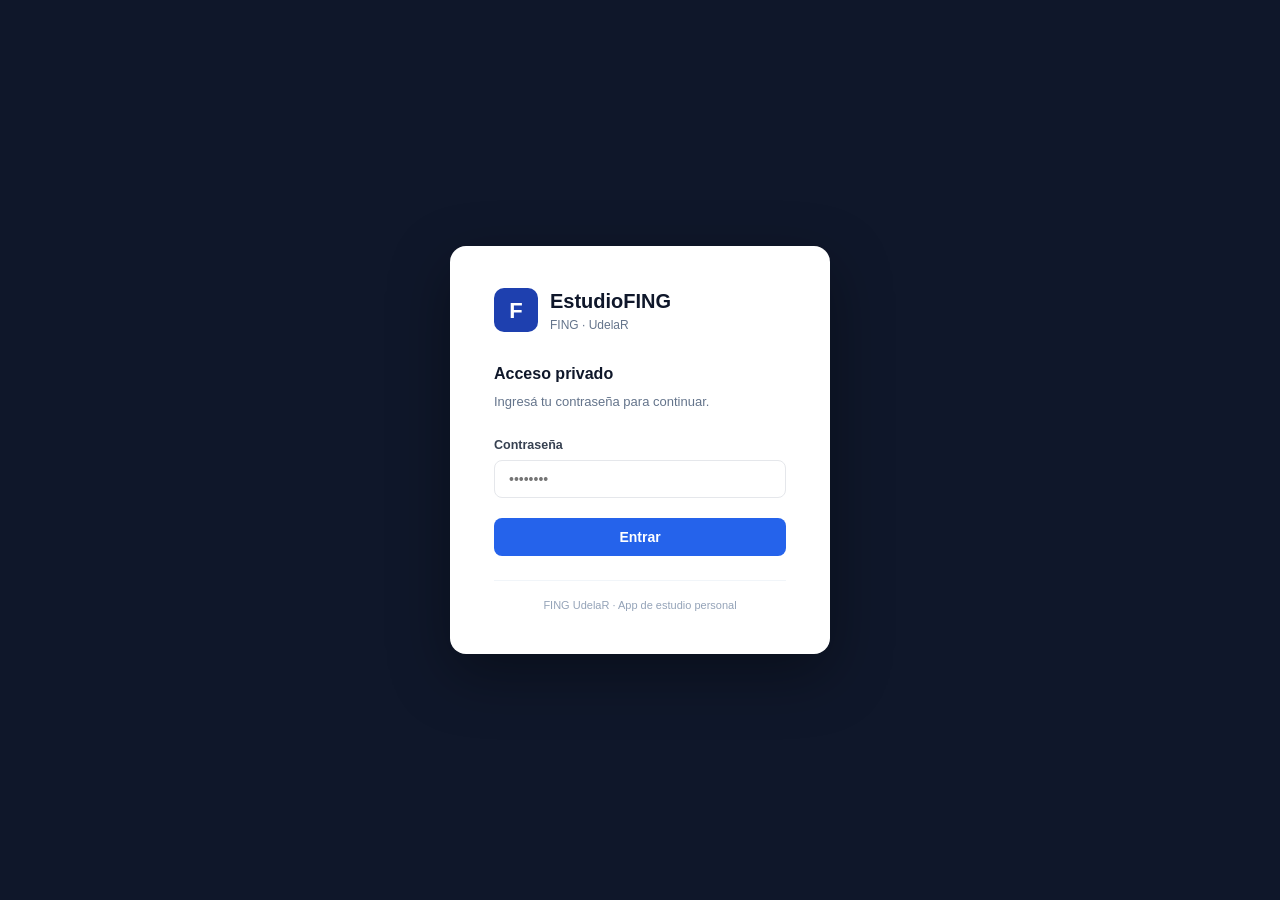
<file: bibliografia.html>
<!DOCTYPE html>
<html lang="es">
<head>
  <meta charset="UTF-8">
  <meta name="viewport" content="width=device-width, initial-scale=1.0">
  <title>EstudioFING — Bibliografía</title>
  <link rel="stylesheet" href="styles.css">
  <script src="data.js"></script>
  <script src="app.js"></script>
  <script>checkAuth();</script>
</head>
<body>
  <nav id="sidebar"></nav>

  <main class="main">
    <header class="topbar">
      <div>
        <div class="topbar-title">Bibliografía</div>
        <div class="topbar-sub">Libros y PDFs organizados por materia</div>
      </div>
      <div class="topbar-right">
        <span class="date-badge" id="current-date"></span>
      </div>
    </header>

    <div class="content">
      <!-- Tabs por materia -->
      <div class="bib-tabs" id="bib-tabs"></div>

      <!-- Buscador -->
      <div style="margin-bottom:20px;display:flex;align-items:center;gap:12px;flex-wrap:wrap">
        <div class="search-wrap">
          <span class="search-icon">🔍</span>
          <input type="text" class="search-input" id="search-input" placeholder="Buscar por título, autor...">
        </div>
        <div class="filter-tabs" id="tipo-tabs">
          <button class="filter-tab active" data-tipo="todos">Todos</button>
          <button class="filter-tab" data-tipo="libro">📖 Libros</button>
          <button class="filter-tab" data-tipo="pdf">📄 PDFs</button>
        </div>
        <span id="bib-count" style="margin-left:auto;font-size:12px;color:var(--text-muted);font-weight:500"></span>
      </div>

      <div class="bib-grid" id="bib-grid"></div>
    </div>
  </main>

  <script>
    renderSidebar('bibliografia');
    document.getElementById('current-date').textContent =
      new Date().toLocaleDateString('es-UY', { day:'2-digit', month:'short', year:'numeric' });

    const tipoIcons = { libro: '📖', pdf: '📄', articulo: '📰', apunte: '📝' };

    let activeMateriaId = 'todas';
    let activeTipo      = 'todos';
    let searchTerm      = '';

    // Tabs de materias
    const tabsEl = document.getElementById('bib-tabs');
    const allTab = document.createElement('button');
    allTab.className = 'bib-tab active';
    allTab.dataset.materia = 'todas';
    allTab.textContent = 'Todas';
    allTab.style.setProperty('--tab-color', '#475569');
    tabsEl.appendChild(allTab);

    DATA.materias.forEach(m => {
      const btn = document.createElement('button');
      btn.className = 'bib-tab';
      btn.dataset.materia = m.id;
      btn.textContent = m.abrev;
      btn.style.setProperty('--tab-color', m.color);
      tabsEl.appendChild(btn);
    });

    tabsEl.addEventListener('click', e => {
      const btn = e.target.closest('.bib-tab');
      if (!btn) return;
      tabsEl.querySelectorAll('.bib-tab').forEach(b => {
        b.classList.remove('active');
        b.style.background = '';
        b.style.color = '';
        b.style.borderColor = '';
      });
      btn.classList.add('active');
      const materia = DATA.materias.find(m => m.id === btn.dataset.materia);
      if (materia) {
        btn.style.background = materia.color;
        btn.style.color = '#fff';
        btn.style.borderColor = materia.color;
      } else {
        btn.style.background = '#475569';
        btn.style.color = '#fff';
        btn.style.borderColor = '#475569';
      }
      activeMateriaId = btn.dataset.materia;
      renderGrid();
    });

    // Activar el primer tab visualmente
    allTab.style.background = '#475569';
    allTab.style.color = '#fff';
    allTab.style.borderColor = '#475569';

    // Tipo tabs
    document.getElementById('tipo-tabs').addEventListener('click', e => {
      const btn = e.target.closest('.filter-tab');
      if (!btn) return;
      document.querySelectorAll('#tipo-tabs .filter-tab').forEach(b => b.classList.remove('active'));
      btn.classList.add('active');
      activeTipo = btn.dataset.tipo;
      renderGrid();
    });

    document.getElementById('search-input').addEventListener('input', function() {
      searchTerm = this.value.trim().toLowerCase();
      renderGrid();
    });

    function renderGrid() {
      const items = getBibliografiaAll().filter(b => {
        if (activeMateriaId !== 'todas' && b.materiaId !== activeMateriaId) return false;
        if (activeTipo !== 'todos' && b.tipo !== activeTipo) return false;
        if (searchTerm) {
          return b.titulo.toLowerCase().includes(searchTerm)
            || (b.autor||'').toLowerCase().includes(searchTerm)
            || (b.descripcion||'').toLowerCase().includes(searchTerm);
        }
        return true;
      });

      document.getElementById('bib-count').textContent =
        `${items.length} recurso${items.length !== 1 ? 's' : ''}`;

      const grid = document.getElementById('bib-grid');

      if (!items.length) {
        grid.innerHTML = `
          <div class="empty-state" style="grid-column:1/-1">
            <div class="empty-state-icon">📭</div>
            <div class="empty-state-title">Sin resultados</div>
            <div class="empty-state-text">Probá con otros filtros o términos de búsqueda.</div>
          </div>`;
        return;
      }

      grid.innerHTML = items.map(b => {
        const icon = tipoIcons[b.tipo] || '📄';
        const tipoLabel = b.tipo.charAt(0).toUpperCase() + b.tipo.slice(1);
        const hasUrl = b.url && b.url.trim() !== '';

        return `
          <div class="bib-card" style="--card-color:${b.materiaColor}">
            <div style="display:flex;align-items:center;justify-content:space-between;margin-bottom:10px">
              <div class="bib-type-icon" style="background:${b.materiaColor}15;color:${b.materiaColor}">${icon}</div>
              <div style="display:flex;gap:6px;align-items:center">
                <span class="badge" style="background:${b.materiaColor}15;color:${b.materiaColor}">${b.materiaNombre}</span>
                <span class="badge" style="background:#f1f5f9;color:#475569">${tipoLabel}</span>
              </div>
            </div>
            <div class="bib-titulo">${b.titulo}</div>
            <div class="bib-autor">${b.autor || ''}${b.edicion ? ' · ' + b.edicion : ''}</div>
            <div class="bib-desc">${b.descripcion || ''}</div>
            <div class="bib-footer">
              ${hasUrl
                ? `<a href="${b.url}" target="_blank" class="btn btn-sm" style="background:${b.materiaColor};color:#fff;border-color:${b.materiaColor}">
                    Abrir ↗
                   </a>`
                : `<span style="font-size:11px;color:#94a3b8;font-style:italic">Sin enlace — agregá la URL en data.js</span>`}
            </div>
          </div>
        `;
      }).join('');
    }

    renderGrid();
  </script>
</body>
</html>
</file>
<file: styles.css>
/* ============================================================
   styles.css — EstudioFING
   ============================================================ */

*, *::before, *::after { box-sizing: border-box; margin: 0; padding: 0; }

:root {
  --sidebar-w: 240px;
  --sidebar-bg: #0f172a;
  --sidebar-text: #94a3b8;
  --sidebar-hover: #1e293b;
  --sidebar-active: #ffffff;
  --sidebar-active-bg: #1e40af;
  --bg: #f1f5f9;
  --surface: #ffffff;
  --border: #e2e8f0;
  --text: #0f172a;
  --text-muted: #64748b;
  --radius: 10px;
  --radius-sm: 6px;
  --shadow: 0 1px 3px rgba(0,0,0,.08), 0 1px 2px rgba(0,0,0,.06);
  --shadow-md: 0 4px 6px rgba(0,0,0,.07), 0 2px 4px rgba(0,0,0,.06);
  --transition: 150ms ease;
}

body {
  font-family: -apple-system, BlinkMacSystemFont, 'Segoe UI', Roboto, 'Helvetica Neue', sans-serif;
  font-size: 14px;
  line-height: 1.5;
  color: var(--text);
  background: var(--bg);
  display: flex;
  min-height: 100vh;
}

/* ── SIDEBAR ─────────────────────────────────────────────── */
.sidebar {
  width: var(--sidebar-w);
  min-height: 100vh;
  background: var(--sidebar-bg);
  display: flex;
  flex-direction: column;
  position: fixed;
  top: 0; left: 0;
  z-index: 100;
  overflow-y: auto;
}

.sidebar-brand {
  padding: 20px 20px 16px;
  display: flex;
  align-items: center;
  gap: 10px;
  border-bottom: 1px solid #1e293b;
}

.brand-icon {
  width: 34px; height: 34px;
  background: #1e40af;
  border-radius: 8px;
  display: flex; align-items: center; justify-content: center;
  font-size: 18px; font-weight: 700; color: #fff;
  flex-shrink: 0;
}

.brand-text {
  font-size: 15px;
  font-weight: 700;
  color: #fff;
  letter-spacing: -.3px;
}

.brand-sub {
  font-size: 10px;
  color: var(--sidebar-text);
  margin-top: 1px;
}

.nav-section {
  padding: 20px 12px 8px;
  font-size: 10px;
  font-weight: 600;
  text-transform: uppercase;
  letter-spacing: .8px;
  color: #475569;
}

.nav-links {
  list-style: none;
  padding: 0 8px;
}

.nav-links li a {
  display: flex;
  align-items: center;
  gap: 10px;
  padding: 9px 12px;
  border-radius: var(--radius-sm);
  color: var(--sidebar-text);
  text-decoration: none;
  font-size: 13.5px;
  font-weight: 500;
  transition: background var(--transition), color var(--transition);
}

.nav-links li a:hover {
  background: var(--sidebar-hover);
  color: #e2e8f0;
}

.nav-links li a.active {
  background: #1e3a8a;
  color: #fff;
}

.nav-links li a .nav-icon {
  font-size: 16px;
  width: 20px;
  text-align: center;
  flex-shrink: 0;
}

.sidebar-footer {
  margin-top: auto;
  padding: 16px 12px;
  border-top: 1px solid #1e293b;
  font-size: 11px;
  color: #475569;
  text-align: center;
}

/* ── MAIN CONTENT ─────────────────────────────────────────── */
.main {
  margin-left: var(--sidebar-w);
  flex: 1;
  display: flex;
  flex-direction: column;
  min-height: 100vh;
}

.topbar {
  background: var(--surface);
  border-bottom: 1px solid var(--border);
  padding: 14px 28px;
  display: flex;
  align-items: center;
  justify-content: space-between;
  position: sticky;
  top: 0;
  z-index: 50;
}

.topbar-title { font-size: 16px; font-weight: 700; color: var(--text); }
.topbar-sub   { font-size: 12px; color: var(--text-muted); margin-top: 2px; }

.topbar-right { display: flex; align-items: center; gap: 12px; }

.date-badge {
  background: var(--bg);
  border: 1px solid var(--border);
  padding: 5px 12px;
  border-radius: 20px;
  font-size: 12px;
  color: var(--text-muted);
  font-weight: 500;
}

.content {
  padding: 28px;
  flex: 1;
}

/* ── CARDS ────────────────────────────────────────────────── */
.card {
  background: var(--surface);
  border: 1px solid var(--border);
  border-radius: var(--radius);
  box-shadow: var(--shadow);
}

/* ── BUTTONS ──────────────────────────────────────────────── */
.btn {
  display: inline-flex;
  align-items: center;
  gap: 6px;
  padding: 7px 14px;
  border-radius: var(--radius-sm);
  border: 1px solid transparent;
  font-size: 13px;
  font-weight: 500;
  cursor: pointer;
  text-decoration: none;
  transition: all var(--transition);
  white-space: nowrap;
}

.btn-primary {
  background: #2563eb;
  color: #fff;
  border-color: #2563eb;
}
.btn-primary:hover { background: #1d4ed8; border-color: #1d4ed8; }

.btn-outline {
  background: transparent;
  color: var(--text);
  border-color: var(--border);
}
.btn-outline:hover { background: var(--bg); }

.btn-ghost {
  background: transparent;
  color: var(--text-muted);
  border-color: transparent;
  padding: 6px 10px;
}
.btn-ghost:hover { background: var(--bg); color: var(--text); }

.btn-sm { padding: 5px 10px; font-size: 12px; }
.btn-icon { padding: 7px; }

/* ── BADGES ───────────────────────────────────────────────── */
.badge {
  display: inline-flex;
  align-items: center;
  padding: 2px 8px;
  border-radius: 20px;
  font-size: 11px;
  font-weight: 600;
  letter-spacing: .2px;
}

/* ── SEARCH ───────────────────────────────────────────────── */
.search-wrap {
  position: relative;
  display: flex;
  align-items: center;
}

.search-wrap .search-icon {
  position: absolute;
  left: 10px;
  color: var(--text-muted);
  font-size: 14px;
  pointer-events: none;
}

.search-input {
  padding: 8px 12px 8px 34px;
  border: 1px solid var(--border);
  border-radius: var(--radius-sm);
  background: var(--bg);
  font-size: 13px;
  color: var(--text);
  outline: none;
  transition: border-color var(--transition), box-shadow var(--transition);
  width: 280px;
}

.search-input:focus {
  border-color: #93c5fd;
  box-shadow: 0 0 0 3px rgba(37,99,235,.1);
  background: #fff;
}

/* ── PROGRESS BAR ─────────────────────────────────────────── */
.progress-bar {
  height: 6px;
  background: #e2e8f0;
  border-radius: 99px;
  overflow: hidden;
}

.progress-fill {
  height: 100%;
  border-radius: 99px;
  transition: width .4s ease;
}

/* ============================================================
   DASHBOARD
   ============================================================ */
.dashboard-grid {
  display: grid;
  grid-template-columns: repeat(2, 1fr);
  gap: 20px;
}

.materia-card {
  border-radius: var(--radius);
  border: 1px solid var(--border);
  background: var(--surface);
  box-shadow: var(--shadow);
  overflow: hidden;
  transition: box-shadow .2s, transform .2s;
}

.materia-card:hover {
  box-shadow: var(--shadow-md);
  transform: translateY(-2px);
}

.materia-card-top {
  padding: 20px 20px 16px;
  border-bottom: 1px solid var(--border);
  display: flex;
  align-items: flex-start;
  gap: 14px;
}

.materia-icon {
  width: 48px; height: 48px;
  border-radius: 12px;
  display: flex; align-items: center; justify-content: center;
  font-size: 22px;
  font-weight: 700;
  flex-shrink: 0;
}

.materia-info { flex: 1; min-width: 0; }

.materia-nombre {
  font-size: 14.5px;
  font-weight: 700;
  line-height: 1.3;
  margin-bottom: 2px;
}

.materia-stats {
  display: flex;
  gap: 14px;
  margin-top: 10px;
}

.stat-item {
  text-align: center;
}

.stat-value {
  font-size: 22px;
  font-weight: 800;
  line-height: 1;
}

.stat-label {
  font-size: 11px;
  color: var(--text-muted);
  margin-top: 2px;
}

.materia-progress {
  padding: 12px 20px;
  border-bottom: 1px solid var(--border);
}

.progress-info {
  display: flex;
  justify-content: space-between;
  font-size: 12px;
  color: var(--text-muted);
  margin-bottom: 6px;
}

.materia-actions {
  padding: 14px 20px;
  display: flex;
  gap: 8px;
  flex-wrap: wrap;
}

/* ── STATS ROW ────────────────────────────────────────────── */
.stats-row {
  display: grid;
  grid-template-columns: repeat(4, 1fr);
  gap: 16px;
  margin-bottom: 24px;
}

.stat-card {
  background: var(--surface);
  border: 1px solid var(--border);
  border-radius: var(--radius);
  padding: 16px 20px;
  box-shadow: var(--shadow);
}

.stat-card-value {
  font-size: 28px;
  font-weight: 800;
  line-height: 1;
  margin-bottom: 4px;
}

.stat-card-label {
  font-size: 12px;
  color: var(--text-muted);
  font-weight: 500;
}

/* ============================================================
   RESÚMENES (INBOX)
   ============================================================ */
.inbox-toolbar {
  display: flex;
  align-items: center;
  gap: 10px;
  margin-bottom: 16px;
  flex-wrap: wrap;
}

.filter-tabs {
  display: flex;
  gap: 4px;
}

.filter-tab {
  padding: 6px 14px;
  border-radius: var(--radius-sm);
  border: 1px solid var(--border);
  background: var(--surface);
  font-size: 12.5px;
  font-weight: 500;
  color: var(--text-muted);
  cursor: pointer;
  transition: all var(--transition);
}

.filter-tab.active, .filter-tab:hover {
  background: #eff6ff;
  border-color: #93c5fd;
  color: #1d4ed8;
}

.inbox-list {
  display: flex;
  flex-direction: column;
  gap: 1px;
  background: var(--border);
  border-radius: var(--radius);
  overflow: hidden;
  box-shadow: var(--shadow);
}

.inbox-item {
  background: var(--surface);
  padding: 14px 18px;
  display: flex;
  align-items: flex-start;
  gap: 12px;
  cursor: pointer;
  transition: background var(--transition);
  border-left: 3px solid transparent;
}

.inbox-item:hover { background: #f8fafc; }

.inbox-item.unread {
  border-left-color: #2563eb;
  background: #fafbff;
}

.inbox-item.highlighted .inbox-star { color: #f59e0b; }
.inbox-item .inbox-star { color: #cbd5e1; transition: color var(--transition); font-size: 16px; }
.inbox-item .inbox-star:hover { color: #f59e0b; }

.inbox-check {
  width: 16px; height: 16px;
  border: 2px solid #cbd5e1;
  border-radius: 4px;
  cursor: pointer;
  flex-shrink: 0;
  margin-top: 2px;
  transition: all var(--transition);
  position: relative;
  background: transparent;
}

.inbox-item.read .inbox-check {
  background: #2563eb;
  border-color: #2563eb;
}

.inbox-item.read .inbox-check::after {
  content: '✓';
  position: absolute;
  top: -3px; left: 0;
  font-size: 12px;
  color: #fff;
  font-weight: 700;
}

.inbox-body { flex: 1; min-width: 0; }

.inbox-header {
  display: flex;
  align-items: center;
  gap: 8px;
  margin-bottom: 4px;
}

.inbox-title {
  font-size: 13.5px;
  font-weight: 600;
  color: var(--text);
  flex: 1;
  overflow: hidden;
  text-overflow: ellipsis;
  white-space: nowrap;
}

.inbox-item.read .inbox-title { font-weight: 400; color: var(--text-muted); }

.inbox-date {
  font-size: 11px;
  color: var(--text-muted);
  flex-shrink: 0;
}

.inbox-preview {
  font-size: 12.5px;
  color: var(--text-muted);
  overflow: hidden;
  text-overflow: ellipsis;
  white-space: nowrap;
}

.inbox-tags {
  display: flex;
  gap: 4px;
  margin-top: 6px;
  flex-wrap: wrap;
}

.inbox-tag {
  padding: 1px 7px;
  border-radius: 99px;
  background: var(--bg);
  border: 1px solid var(--border);
  font-size: 10.5px;
  color: var(--text-muted);
}

/* Expanded content */
.inbox-expanded {
  display: none;
  padding: 12px 18px 18px 60px;
  background: #fafbff;
  border-top: 1px solid var(--border);
}

.inbox-expanded.open { display: block; }

.inbox-content-text {
  font-size: 13.5px;
  line-height: 1.7;
  color: var(--text);
  white-space: pre-line;
}

/* ============================================================
   BIBLIOGRAFÍA
   ============================================================ */
.bib-tabs {
  display: flex;
  gap: 6px;
  margin-bottom: 20px;
  flex-wrap: wrap;
}

.bib-tab {
  padding: 8px 16px;
  border-radius: var(--radius-sm);
  border: 1px solid var(--border);
  background: var(--surface);
  font-size: 13px;
  font-weight: 500;
  cursor: pointer;
  transition: all var(--transition);
  color: var(--text-muted);
}

.bib-tab.active {
  color: #fff;
  border-color: transparent;
}

.bib-tab:hover:not(.active) { background: var(--bg); color: var(--text); }

.bib-grid {
  display: grid;
  grid-template-columns: repeat(auto-fill, minmax(260px, 1fr));
  gap: 16px;
}

.bib-card {
  background: var(--surface);
  border: 1px solid var(--border);
  border-radius: var(--radius);
  padding: 18px;
  box-shadow: var(--shadow);
  transition: box-shadow .2s;
  border-top: 3px solid var(--card-color, #2563eb);
}

.bib-card:hover { box-shadow: var(--shadow-md); }

.bib-type-icon {
  display: inline-flex;
  align-items: center;
  justify-content: center;
  width: 36px; height: 36px;
  border-radius: 8px;
  font-size: 18px;
  margin-bottom: 10px;
}

.bib-titulo {
  font-size: 14px;
  font-weight: 700;
  line-height: 1.35;
  margin-bottom: 4px;
}

.bib-autor {
  font-size: 12px;
  color: var(--text-muted);
  margin-bottom: 8px;
}

.bib-desc {
  font-size: 12px;
  color: var(--text-muted);
  line-height: 1.5;
  margin-bottom: 12px;
}

.bib-footer {
  display: flex;
  align-items: center;
  justify-content: space-between;
  gap: 8px;
}

/* ============================================================
   ESTUDIO (Flashcards, Quiz, Infografías)
   ============================================================ */
.estudio-layout {
  display: grid;
  grid-template-columns: 220px 1fr;
  gap: 20px;
  align-items: start;
}

.estudio-sidebar {
  background: var(--surface);
  border: 1px solid var(--border);
  border-radius: var(--radius);
  box-shadow: var(--shadow);
  overflow: hidden;
  position: sticky;
  top: 76px;
}

.estudio-sidebar-section {
  padding: 14px 14px 6px;
  font-size: 10px;
  font-weight: 700;
  text-transform: uppercase;
  letter-spacing: .8px;
  color: var(--text-muted);
}

.estudio-nav-item {
  padding: 10px 14px;
  cursor: pointer;
  font-size: 13px;
  font-weight: 500;
  color: var(--text-muted);
  transition: all var(--transition);
  border-left: 3px solid transparent;
  display: flex;
  align-items: center;
  gap: 8px;
}

.estudio-nav-item:hover { background: var(--bg); color: var(--text); }

.estudio-nav-item.active {
  background: #eff6ff;
  color: #1d4ed8;
  border-left-color: #2563eb;
  font-weight: 600;
}

.estudio-nav-item .nav-dot {
  width: 8px; height: 8px;
  border-radius: 50%;
  flex-shrink: 0;
}

.mode-tabs {
  display: flex;
  gap: 1px;
  background: var(--border);
  border-radius: var(--radius-sm);
  padding: 3px;
  margin-bottom: 20px;
}

.mode-tab {
  flex: 1;
  padding: 8px;
  text-align: center;
  border-radius: 5px;
  font-size: 13px;
  font-weight: 600;
  cursor: pointer;
  transition: all var(--transition);
  color: var(--text-muted);
}

.mode-tab.active {
  background: var(--surface);
  color: var(--text);
  box-shadow: var(--shadow);
}

/* ── FLASHCARDS ───────────────────────────────────────────── */
.flashcard-container {
  display: flex;
  flex-direction: column;
  align-items: center;
  gap: 20px;
}

.flashcard-meta {
  display: flex;
  align-items: center;
  justify-content: space-between;
  width: 100%;
  max-width: 560px;
}

.flashcard-counter {
  font-size: 13px;
  color: var(--text-muted);
  font-weight: 500;
}

.flashcard-level {
  font-size: 11px;
  padding: 3px 10px;
  border-radius: 99px;
  font-weight: 600;
}

.flashcard-wrap {
  perspective: 1000px;
  width: 100%;
  max-width: 560px;
  height: 280px;
  cursor: pointer;
}

.flashcard-inner {
  width: 100%; height: 100%;
  position: relative;
  transform-style: preserve-3d;
  transition: transform .55s ease;
}

.flashcard-wrap.flipped .flashcard-inner {
  transform: rotateY(180deg);
}

.flashcard-face {
  position: absolute;
  inset: 0;
  backface-visibility: hidden;
  -webkit-backface-visibility: hidden;
  border-radius: var(--radius);
  border: 1px solid var(--border);
  box-shadow: var(--shadow-md);
  display: flex;
  flex-direction: column;
  align-items: center;
  justify-content: center;
  padding: 32px;
  text-align: center;
}

.flashcard-front { background: var(--surface); }

.flashcard-back {
  background: #f8faff;
  transform: rotateY(180deg);
  border-color: #93c5fd;
}

.flashcard-label {
  font-size: 11px;
  font-weight: 700;
  text-transform: uppercase;
  letter-spacing: .8px;
  color: var(--text-muted);
  margin-bottom: 16px;
}

.flashcard-text {
  font-size: 16px;
  font-weight: 600;
  line-height: 1.5;
  color: var(--text);
  white-space: pre-line;
}

.flashcard-back .flashcard-text {
  font-size: 14px;
  font-weight: 400;
  text-align: left;
  width: 100%;
}

.flashcard-hint {
  font-size: 11.5px;
  color: var(--text-muted);
  margin-top: 12px;
}

.flashcard-actions {
  display: flex;
  gap: 10px;
  align-items: center;
}

.btn-known   { background: #dcfce7; color: #166534; border-color: #86efac; }
.btn-unknown { background: #fee2e2; color: #991b1b; border-color: #fca5a5; }
.btn-known:hover   { background: #bbf7d0; }
.btn-unknown:hover { background: #fecaca; }

.flashcard-progress-row {
  display: flex;
  gap: 12px;
  font-size: 12px;
  color: var(--text-muted);
  font-weight: 500;
}

.fc-known   { color: #166534; }
.fc-unknown { color: #991b1b; }

/* ── QUIZ ─────────────────────────────────────────────────── */
.quiz-wrap { max-width: 640px; }

.quiz-header {
  margin-bottom: 24px;
}

.quiz-titulo {
  font-size: 17px;
  font-weight: 700;
  margin-bottom: 6px;
}

.quiz-subinfo {
  font-size: 13px;
  color: var(--text-muted);
}

.quiz-pregunta-card {
  background: var(--surface);
  border: 1px solid var(--border);
  border-radius: var(--radius);
  padding: 22px;
  margin-bottom: 14px;
  box-shadow: var(--shadow);
}

.quiz-pregunta-num {
  font-size: 11px;
  font-weight: 700;
  text-transform: uppercase;
  letter-spacing: .6px;
  color: var(--text-muted);
  margin-bottom: 8px;
}

.quiz-pregunta-text {
  font-size: 14.5px;
  font-weight: 600;
  line-height: 1.5;
  margin-bottom: 16px;
}

.quiz-opciones {
  display: flex;
  flex-direction: column;
  gap: 8px;
}

.quiz-opcion {
  display: flex;
  align-items: flex-start;
  gap: 10px;
  padding: 10px 14px;
  border: 1.5px solid var(--border);
  border-radius: var(--radius-sm);
  cursor: pointer;
  transition: all var(--transition);
  font-size: 13.5px;
  line-height: 1.4;
  background: var(--surface);
}

.quiz-opcion:hover:not(.disabled) { border-color: #93c5fd; background: #f0f7ff; }
.quiz-opcion.selected { border-color: #2563eb; background: #eff6ff; }
.quiz-opcion.correct  { border-color: #22c55e; background: #f0fdf4; }
.quiz-opcion.wrong    { border-color: #ef4444; background: #fef2f2; }
.quiz-opcion.disabled { cursor: default; }

.quiz-opcion-letter {
  width: 22px; height: 22px;
  border-radius: 50%;
  border: 1.5px solid currentColor;
  display: flex; align-items: center; justify-content: center;
  font-size: 11px;
  font-weight: 700;
  flex-shrink: 0;
  margin-top: 1px;
}

.quiz-explicacion {
  margin-top: 10px;
  padding: 10px 14px;
  background: #fffbeb;
  border: 1px solid #fde68a;
  border-radius: var(--radius-sm);
  font-size: 12.5px;
  line-height: 1.5;
  color: #78350f;
}

.quiz-nav {
  display: flex;
  align-items: center;
  justify-content: space-between;
  gap: 10px;
  margin-top: 10px;
}

.quiz-resultado {
  background: var(--surface);
  border: 1px solid var(--border);
  border-radius: var(--radius);
  padding: 36px;
  text-align: center;
  box-shadow: var(--shadow-md);
}

.quiz-score-circle {
  width: 100px; height: 100px;
  border-radius: 50%;
  display: flex; flex-direction: column;
  align-items: center; justify-content: center;
  margin: 0 auto 20px;
  font-size: 26px;
  font-weight: 800;
}

.quiz-result-title {
  font-size: 20px;
  font-weight: 700;
  margin-bottom: 6px;
}

.quiz-result-sub {
  font-size: 14px;
  color: var(--text-muted);
  margin-bottom: 24px;
}

/* ── INFOGRAFÍAS ──────────────────────────────────────────── */
.infografias-grid {
  display: grid;
  grid-template-columns: repeat(auto-fill, minmax(280px, 1fr));
  gap: 16px;
}

.infografia-card {
  background: var(--surface);
  border: 1px solid var(--border);
  border-radius: var(--radius);
  box-shadow: var(--shadow);
  overflow: hidden;
}

.infografia-header {
  padding: 16px 18px 12px;
  border-bottom: 1px solid var(--border);
}

.infografia-titulo {
  font-size: 15px;
  font-weight: 700;
  margin-bottom: 4px;
}

.infografia-desc {
  font-size: 12px;
  color: var(--text-muted);
}

.infografia-body {
  padding: 14px 18px;
  display: flex;
  flex-direction: column;
  gap: 12px;
}

.infografia-seccion-titulo {
  font-size: 11.5px;
  font-weight: 700;
  text-transform: uppercase;
  letter-spacing: .6px;
  margin-bottom: 6px;
  display: flex;
  align-items: center;
  gap: 6px;
}

.infografia-seccion-titulo::before {
  content: '';
  display: block;
  width: 3px; height: 14px;
  border-radius: 2px;
  background: var(--accent-color, #2563eb);
}

.infografia-items {
  list-style: none;
  display: flex;
  flex-direction: column;
  gap: 4px;
}

.infografia-items li {
  font-size: 12.5px;
  color: var(--text);
  padding: 4px 8px;
  border-radius: 4px;
  background: var(--bg);
  line-height: 1.4;
}

/* ============================================================
   UTILITIES
   ============================================================ */
.empty-state {
  text-align: center;
  padding: 60px 20px;
  color: var(--text-muted);
}

.empty-state-icon { font-size: 48px; margin-bottom: 12px; }
.empty-state-title { font-size: 16px; font-weight: 600; margin-bottom: 6px; }
.empty-state-text  { font-size: 13px; }

.hidden { display: none !important; }

.section-title {
  font-size: 15px;
  font-weight: 700;
  margin-bottom: 16px;
  color: var(--text);
}

.divider {
  height: 1px;
  background: var(--border);
  margin: 20px 0;
}

select.form-select {
  padding: 7px 28px 7px 10px;
  border: 1px solid var(--border);
  border-radius: var(--radius-sm);
  background: var(--surface);
  font-size: 13px;
  color: var(--text);
  outline: none;
  cursor: pointer;
  appearance: none;
  background-image: url("data:image/svg+xml,%3Csvg xmlns='http://www.w3.org/2000/svg' width='12' height='12' viewBox='0 0 12 12'%3E%3Cpath fill='%2364748b' d='M6 8L1 3h10z'/%3E%3C/svg%3E");
  background-repeat: no-repeat;
  background-position: right 8px center;
}

select.form-select:focus {
  border-color: #93c5fd;
  box-shadow: 0 0 0 3px rgba(37,99,235,.1);
}
</file>
